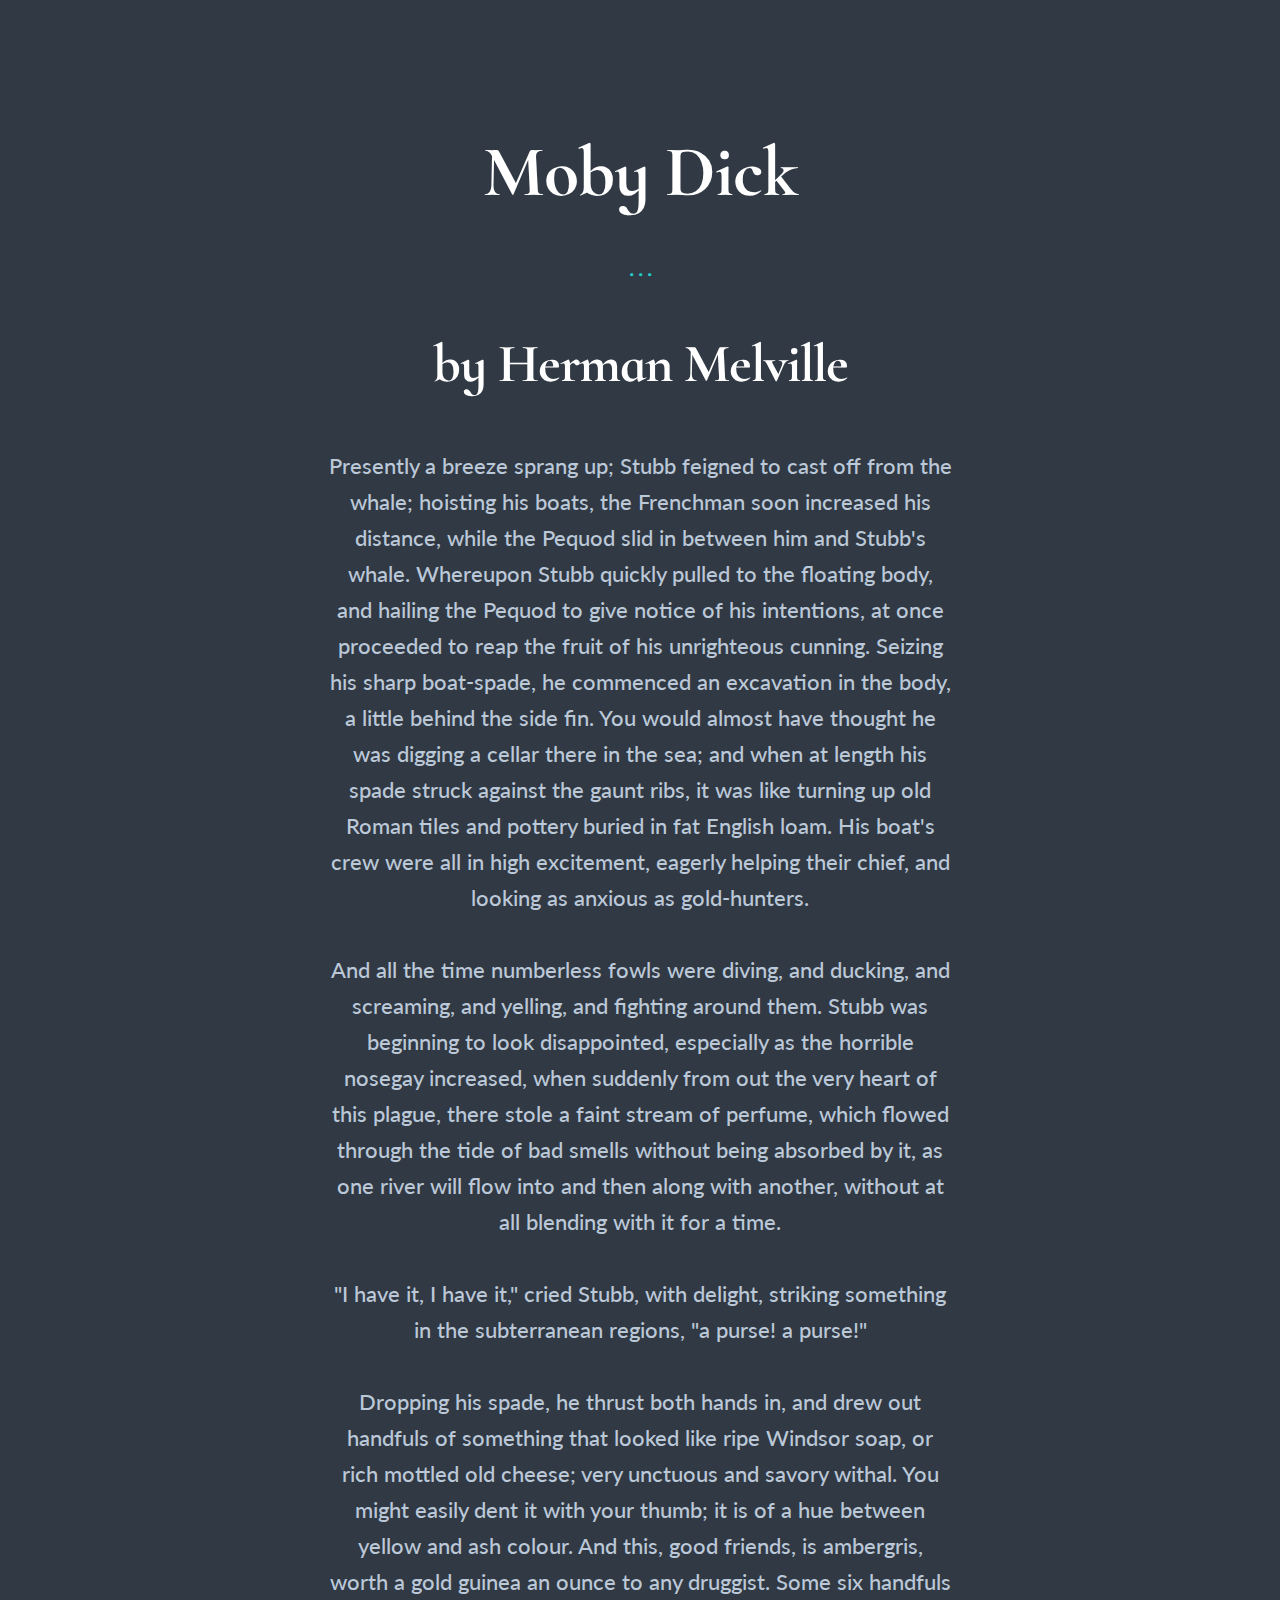
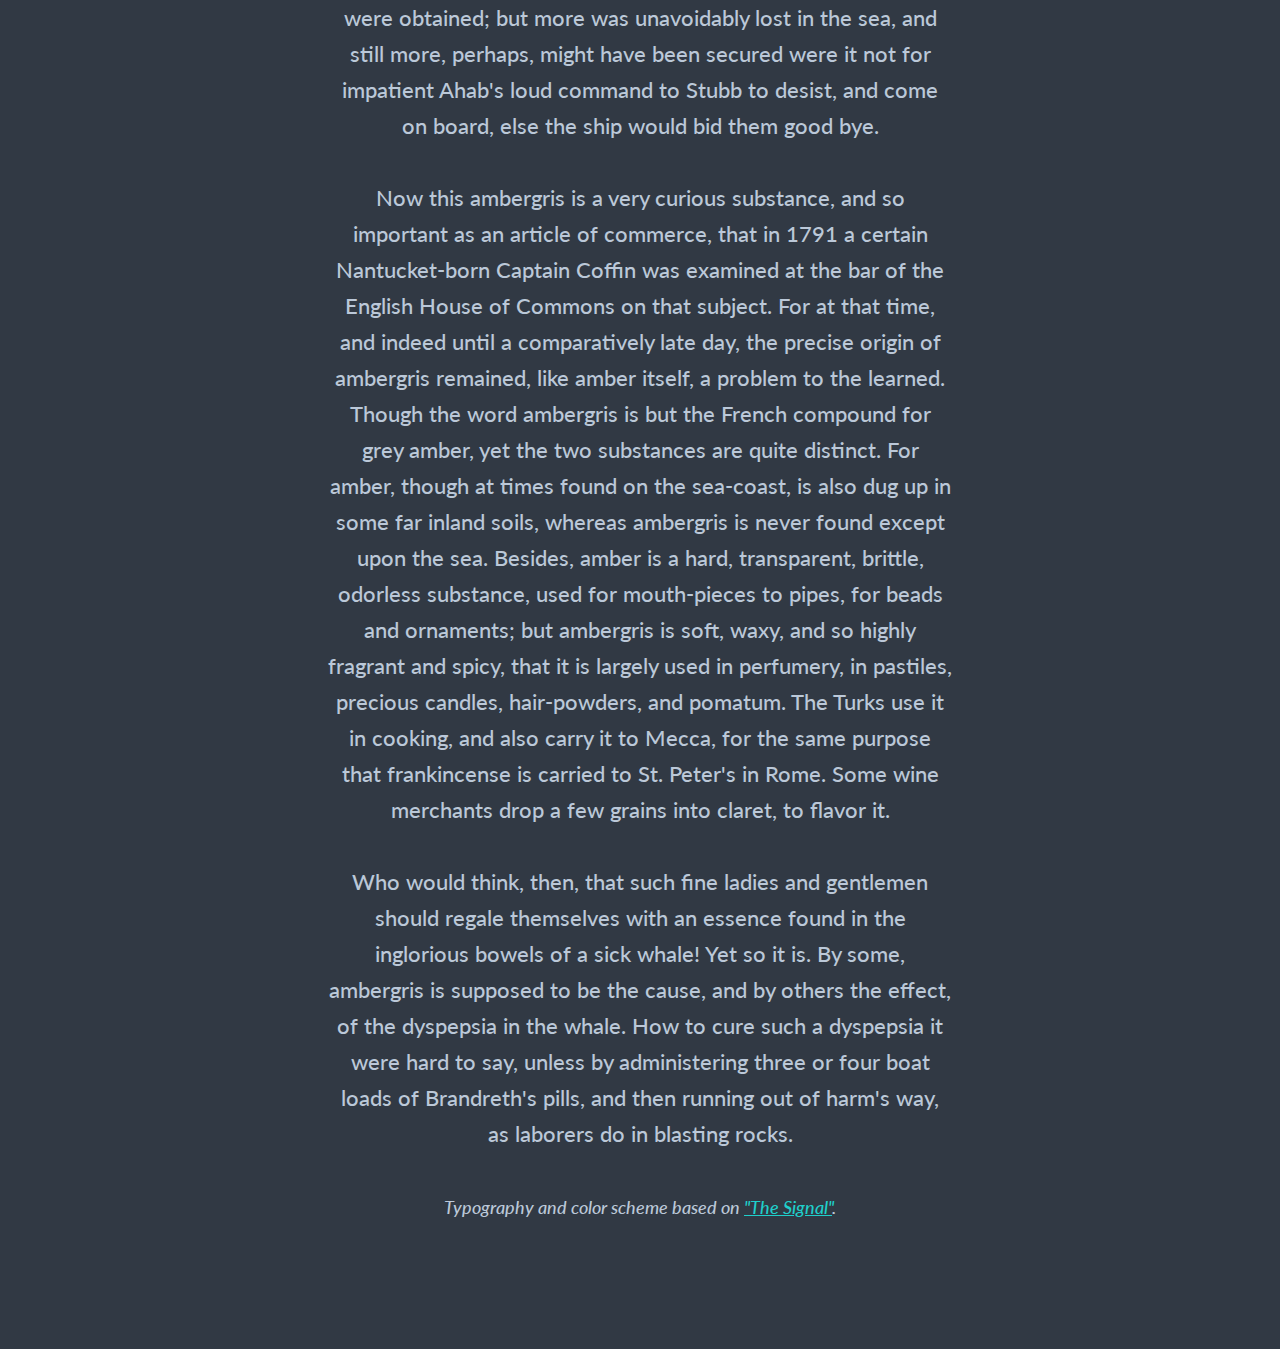
<file: test/index.html>
<!DOCTYPE html>
<html>
    <head>
        <meta charset="utf-8">
        <title>JavaScript for Web Designers - Back to top button demo</title>

        <link rel="stylesheet" href="https://fonts.googleapis.com/css?family=Cormorant+Infant:700,700italic|Lato:400,400italic,700">
        <link rel="stylesheet" href="style.css">
    </head>
    <body>
        <header id="top">
            <h1>Moby Dick</h1>
            <h2>by Herman Melville</h2>
        </header>

        <main>
            <p>Presently a breeze sprang up; Stubb feigned to cast off from the whale; hoisting his boats, the Frenchman soon increased his distance, while the Pequod slid in between him and Stubb's whale. Whereupon Stubb quickly pulled to the floating body, and hailing the Pequod to give notice of his intentions, at once proceeded to reap the fruit of his unrighteous cunning. Seizing his sharp boat-spade, he commenced an excavation in the body, a little behind the side fin. You would almost have thought he was digging a cellar there in the sea; and when at length his spade struck against the gaunt ribs, it was like turning up old Roman tiles and pottery buried in fat English loam. His boat's crew were all in high excitement, eagerly helping their chief, and looking as anxious as gold-hunters.</p>

            <p>And all the time numberless fowls were diving, and ducking, and screaming, and yelling, and fighting around them. Stubb was beginning to look disappointed, especially as the horrible nosegay increased, when suddenly from out the very heart of this plague, there stole a faint stream of perfume, which flowed through the tide of bad smells without being absorbed by it, as one river will flow into and then along with another, without at all blending with it for a time.</p>

            <p>"I have it, I have it," cried Stubb, with delight, striking something in the subterranean regions, "a purse! a purse!"</p>

            <p>Dropping his spade, he thrust both hands in, and drew out handfuls of something that looked like ripe Windsor soap, or rich mottled old cheese; very unctuous and savory withal. You might easily dent it with your thumb; it is of a hue between yellow and ash colour. And this, good friends, is ambergris, worth a gold guinea an ounce to any druggist. Some six handfuls were obtained; but more was unavoidably lost in the sea, and still more, perhaps, might have been secured were it not for impatient Ahab's loud command to Stubb to desist, and come on board, else the ship would bid them good bye.</p>

            <p>Now this ambergris is a very curious substance, and so important as an article of commerce, that in 1791 a certain Nantucket-born Captain Coffin was examined at the bar of the English House of Commons on that subject. For at that time, and indeed until a comparatively late day, the precise origin of ambergris remained, like amber itself, a problem to the learned. Though the word ambergris is but the French compound for grey amber, yet the two substances are quite distinct. For amber, though at times found on the sea-coast, is also dug up in some far inland soils, whereas ambergris is never found except upon the sea. Besides, amber is a hard, transparent, brittle, odorless substance, used for mouth-pieces to pipes, for beads and ornaments; but ambergris is soft, waxy, and so highly fragrant and spicy, that it is largely used in perfumery, in pastiles, precious candles, hair-powders, and pomatum. The Turks use it in cooking, and also carry it to Mecca, for the same purpose that frankincense is carried to St. Peter's in Rome. Some wine merchants drop a few grains into claret, to flavor it.</p>

            <p>Who would think, then, that such fine ladies and gentlemen should regale themselves with an essence found in the inglorious bowels of a sick whale! Yet so it is. By some, ambergris is supposed to be the cause, and by others the effect, of the dyspepsia in the whale. How to cure such a dyspepsia it were hard to say, unless by administering three or four boat loads of Brandreth's pills, and then running out of harm's way, as laborers do in blasting rocks.</p>
        </main>

        <footer>
            <p><small><em>Typography and color scheme based on <a href="http://typespiration.com/design/the-signal/">"The Signal"</a>.</em></small></p>
            <a id="back-to-top" href="#">Top</a>
        </footer>

        <script>
            /*
             * - 변수 지정하기
             * - 문서의 높이를 계산하고 원하는 부분이 상단에서 얼마큼 떨어져 있는지 offset 값을 계산하기
             * - 스크롤과 클릭 이벤트 작성하기
             */
            var btt= document.getElementById("back-to-top"),
                docElem = document.documentElement, //문서자체 짚어넣기
                offset,
                scrollPos,
                docHeight;

                docHeight = Math.max(docElem.scrollHeight,docElem.offsetHeight);//둘다 문서의 높이값을 가져오는데 둘중에 높은것가져오기 
                
                if(docHeight !=0){
                    offset = docHeight/4;
                }

            // 문서 높이 계산하기
                window.addEventListener('scroll',function(){
                    scrollPos = docElem.scrollTop;
                    btt.className = (scrollPos > offset) ? 'visible' : '';  //스크롤양이 > offset(문서의 1/4 높이) 보다 높으면 visible이란 클래스로 바꾸고 그게아니면 빈값 

                    // if(scrollPos > offset){
                    //     btt.className = 'visible';
                    // }else{
                    //     btt.className = '';
                    // } 위문장을 풀어쓰면
                    
                });

                

            // 스크롤 이벤트 추가


            // 클릭 이벤트 추가

            btt.addEventListener("click",function(ev){
                ev.preventDefault();//링크의 본연의 기능을 막는다
                // docElem.scrollTop = 0;
                scrollToTop();
            });

            function scrollToTop(){
                var scrollInterval = setInterval(function(){

                    if(scrollPos != 0){
                        window.scrollBy(0,-55);
                    }else{
                        clearInterval(scrollInterval);
                    }

                },15);
            }

        </script>
    </body>
</html>
</file>
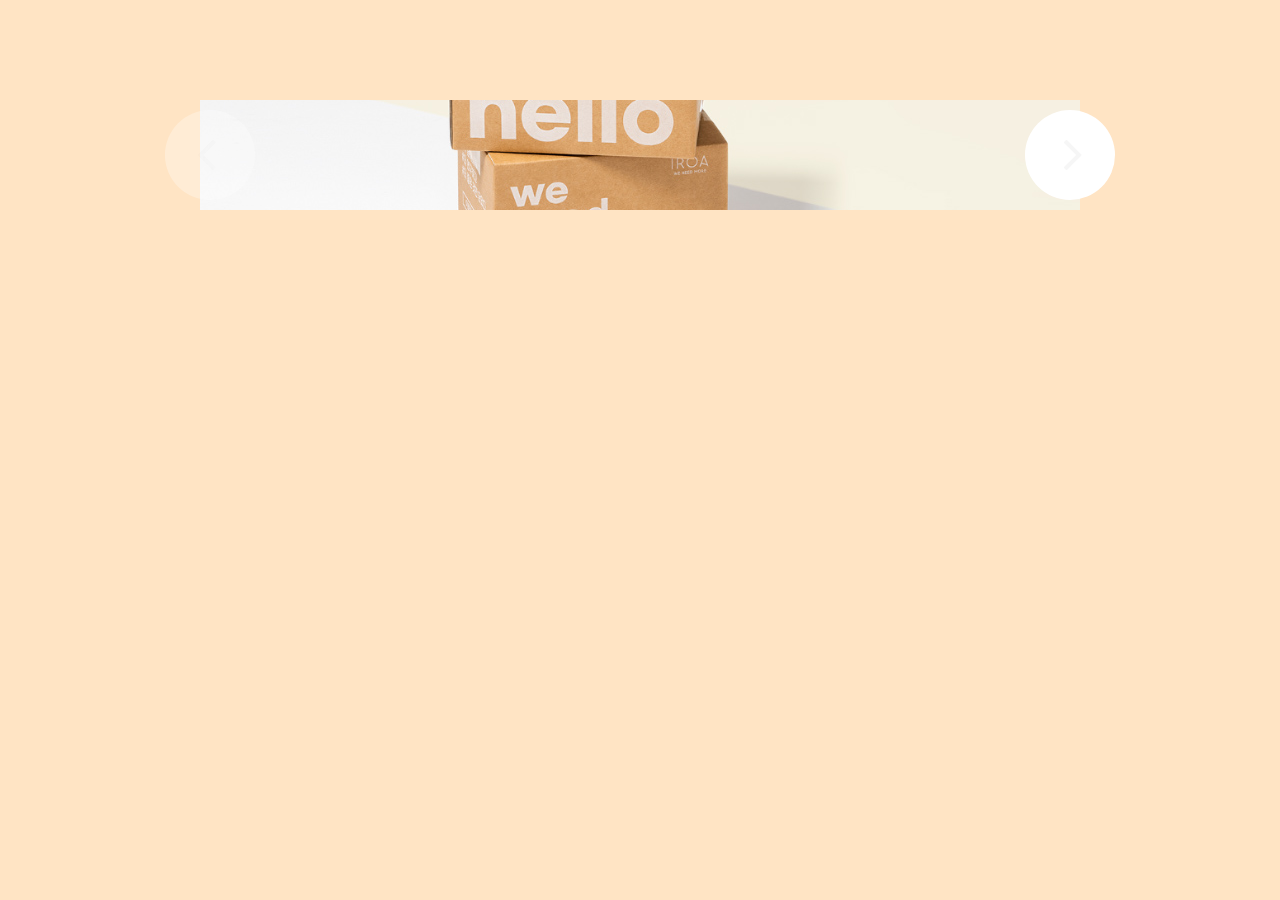
<file: text.html>
<!DOCTYPE html>
<html lang="en" style="background-color: bisque;">

<head>
    <meta charset="UTF-8">
    <meta http-equiv="X-UA-Compatible" content="IE=edge">
    <meta name="viewport" content="width=device-width, initial-scale=1.0">
    <title>Document</title>
    <style>
   
        * {

            -webkit-font-smoothing: antialised;
        }

        body {
            margin-top: 5em;
            font: 20px/1.5 "Helvetica", Arial, sans-serif;
        }

        .container {
            position: relative;
            width: 100%;
            overflow: hidden;
            padding-bottom: 80px;
        }

        .slider-container {
            position: absolute;
            width: 100%;
            left: 0;
        }


        .slide {
            position: absolute;
            width: 100%;
            padding: 0 10%;
            box-sizing: border-box;
            top: 50%;
            transform: translateY(-50%);
            text-align: center;
            overflow: hidden;
        }

        .slider-container.animated {
            -webkit-transition: left .3s ease-in;
            transition: left .3s ease-in;
        }

        .simple-list {
            list-style-type: none;
            margin: 0;
            padding: 0;
        }

        #prev,
        #next {
            position: absolute;
            top: 50%;
            left: 50%;
            transform: translateY(-50%);
            z-index: 999999;
            display: inline-block;
            height: 5em;
            width: 5em;
            border-radius: 50%;
            background-position: center center;
            background-repeat: no-repeat;
            -webkit-transition: all .3s ease-in;
            transition: all .3s ease-in;
        }

        #prev.disabled,
        #next.disabled {
            display: none;
        }

        #prev {
            background-image: url('img/arrow-left-out.svg');
            margin-left: -480px;
            opacity: 0.3;
        }

        #prev:hover {
            background-image: url('img/arrow-left-over.svg');
        }

        #next {
            margin-left: 380px;
            background-image: url('img/arrow-right-out.svg');

        }

        #next:hover {
            background-image: url('img/arrow-right-over.svg');
        }
    </style>
</head>

<body>
    <div class="container">
        <ul class="slider-container simple-list" id="slider">
            <li class="slide">
                <a href="">
                    <img src="img/sale.jpg" alt="">
                </a>
            </li>
            <li class="slide"><a href=""><img src="img/sale2.jpg" alt=""></a></li>
            <li class="slide"><a href=""><img src="img/sale3.jgp.jpg" alt=""></a></li>
            <li class="slide"><a href=""><img src="img/sale4.jpg" alt=""></a></li>
            <li class="slide"><a href=""><img src="img/sale5.jpg" alt=""></a></li>
            <li class="slide"><a href=""><img src="img/sale6.jpg" alt=""></a></li>
        </ul>

        <a href="#" id="prev"></a>
        <a href="#" id="next"></a>
    </div>

    <script>
      document.addEventListener('DOMContentLoaded', function(){ 
    
    // 변수 지정
    var $slideWrap = document.querySelector('.container'),
        $slideContainer = document.querySelector('.slider-container'),
        $slide = document.querySelectorAll('.slide'),
        $navPrev = document.getElementById('prev'),
        $slideHeight = 0,
        $slideCount = $slide.length,
        $currentIndex = 0,
        $pager = document.querySelector('.pager'),
        $pagerBtn = document.querySelectorAll('.pager span'),
        $navNext = document.getElementById('next');
                   
        //슬라이드의 높이 확인하여 부모의 높이로 지정하기 - 대상.offsetHeight
        for(var i = 0; i < $slideCount ; i++){
           if($slideHeight < $slide[i].offsetHeight){
                $slideHeight = $slide[i].offsetHeight;
           }
        }
        console.log($slideHeight);

        $slideWrap.style.height = $slideHeight +'px';
        $slideContainer.style.height = $slideHeight +'px';

        // 슬라이드가 있으면 가로로 배열하기
        for(var a = 0; a < $slideCount; a++){
            $slide[a].style.left = a * 100 + '%'; 
        }

       

        // // 슬라이드 이동 함수 
        // function goToSlide(idx){
        //     $slideContainer.classList.add('animated');
        //     $slideContainer.style.left = -100 * idx + '%';
        //     $currentIndex = idx;         
        // }//goToSlide

        // goToSlide(0);

        // // 버튼을 클릭하면 슬라이드 이동시키기
        // $navPrev.addEventListener('click',function(){            
        //     //goToSlide($currentIndex - 1);

        //     if($currentIndex == 0){
        //         //$navPrev.classList.add('disabled');
        //         goToSlide($slideCount - 1);
        //     }else{
        //         //$navPrev.classList.remove('disabled');
        //         goToSlide($currentIndex - 1);
        //     } 
        // });

        // $navNext.addEventListener('click',function(){
        //     //goToSlide($currentIndex + 1);

        //    if($currentIndex == $slideCount - 1){
        //        // $navNext.classList.add('disabled');
        //        goToSlide(0);
        //    }else{
        //        // $navNext.classList.remove('disabled');
        //        goToSlide($currentIndex + 1);
        //    }
        // });

    //자동 슬라이드
   

});//DOMcontentloaded


    </script>
</body>

</html>
</file>
<file: test/style.css>
* {
    box-sizing: border-box;
    -webkit-font-smoothing: antialised;
}

body {
    background-color: #313944;
    padding: 5em 20em;
}

h1 {
	color: #fff;
	font-family: 'Cormorant Infant';
	font-size: 72px;
	font-weight: 700;
	line-height: 72px;
	letter-spacing: -1px;
	margin-bottom: 48px;
	text-align: center;
}

    h1:after {
        color: #1fcfcb;
    	display: block;
    	content: '. . .';
    	font-size: 26px;
    	line-height: 24px;
    	height: 24px;
    	margin: 48px auto;
    }

h2 {
	color: #fff;
	font-family: 'Cormorant Infant';
	font-size: 54px;
	font-weight: 700;
	line-height: 72px;
	letter-spacing: -1px;
	margin-bottom: 48px;
	text-align: center;
}

p {
	color: #bbc8d8;
	font-family: 'Lato';
	font-size: 22px;
	font-weight: 500;
	line-height: 36px;
	margin-bottom: 36px;
	text-align: center;
}

a {
	color: #1fcfcb;
    font-family: 'Lato';
}

    a:hover {
    	color: #fff;
    }

#back-to-top {
    position: fixed;
    bottom: 3em;
    right: 3em;
    background-color: rgba(255, 255, 255, .9);
    color: #313943;
    border: none;
    border-radius: 5px;
    padding: 1em;
    text-transform: uppercase;
    cursor: pointer;
    font-weight: 700;
    box-shadow: 0 0 2em 0 rgba(0, 0, 0, .25);
    transition: all .3s ease-in-out;
    display: inline-block;
    opacity: 0;
    text-decoration: none;
    font-size: .75em;
}

    #back-to-top:hover {
        background-color: #fff;
        padding: 1em 3em;
    }

#back-to-top.visible {
    opacity: 1;
}
</file>
